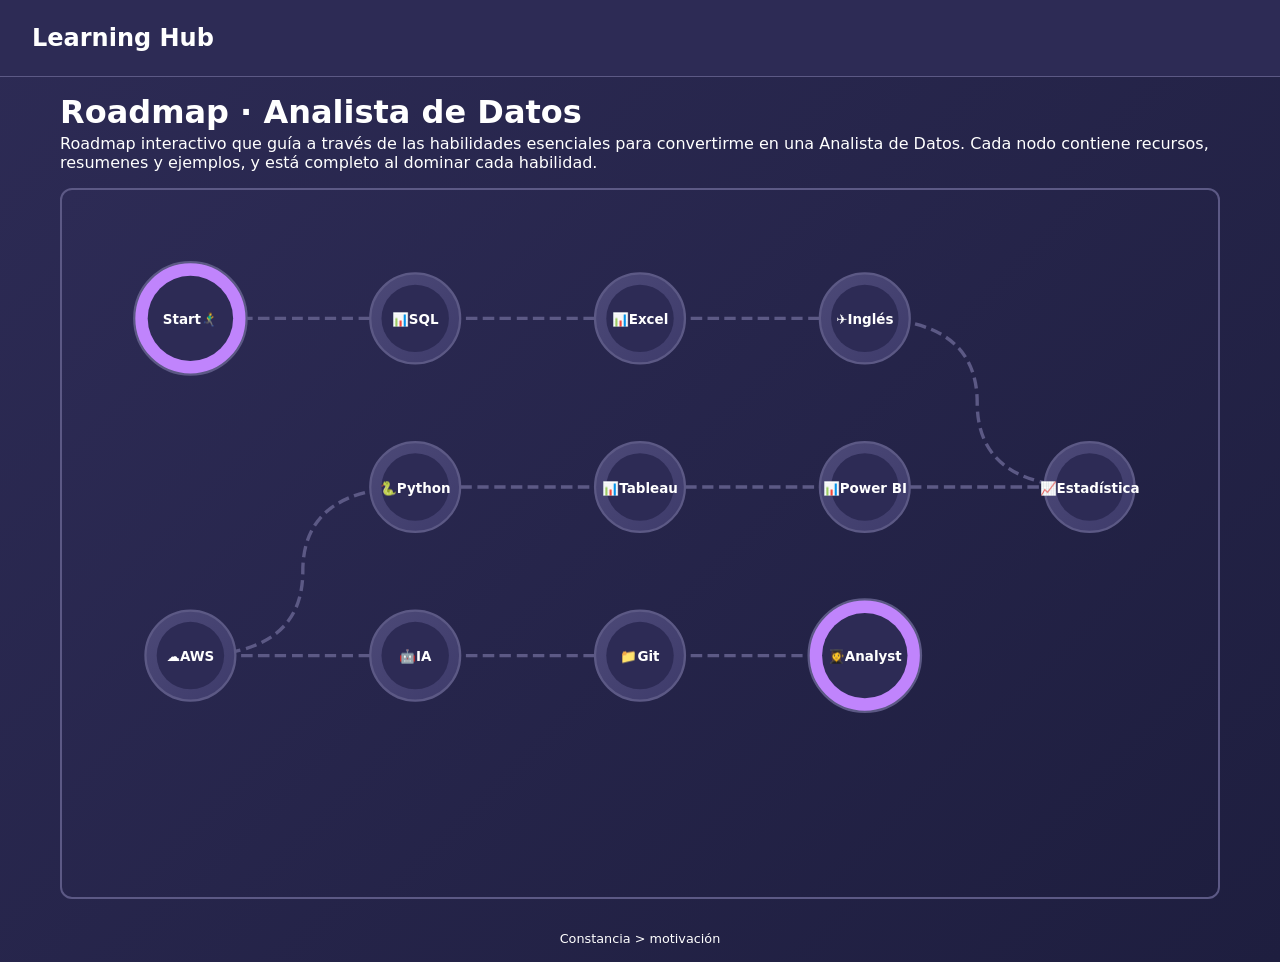
<file: index.html>
<!doctype html>
<html lang="es">
<head>
  <meta charset="utf-8" />
  <meta name="viewport" content="width=device-width, initial-scale=1" />
  <title>Roadmap · Analista de Datos</title>
  <link rel="stylesheet" href="css/base.css" />
  <link rel="stylesheet" href="css/components.css" />
  <link rel="stylesheet" href="css/layout.css" />
  <link rel="stylesheet" href="css/roadmap.css" />
</head>
<body>

<header class="nav">
  <div class="brand">Learning Hub</div>
</header>

<main class="container">

  <section class="page-title">
    <h1>Roadmap · Analista de Datos</h1>
    <p>Roadmap interactivo que guía a través de las habilidades esenciales para convertirme en una Analista de Datos. Cada nodo contiene recursos, resumenes y ejemplos, y está completo al dominar cada habilidad.</p>
  </section>

<section class="tree-container">

<svg viewBox="0 0 1000 600" class="roadmap-svg" id="roadmap-svg">
  <!-- El contenido se genera dinámicamente -->
</svg>

</section>


</main>


<footer class="footer">
  <p>Constancia &gt; motivación</p>
</footer>

<script src="js/storage.js"></script>
<script src="js/roadmap.js"></script>
<script src="js/main.js"></script>
</body>
</html>
</file>
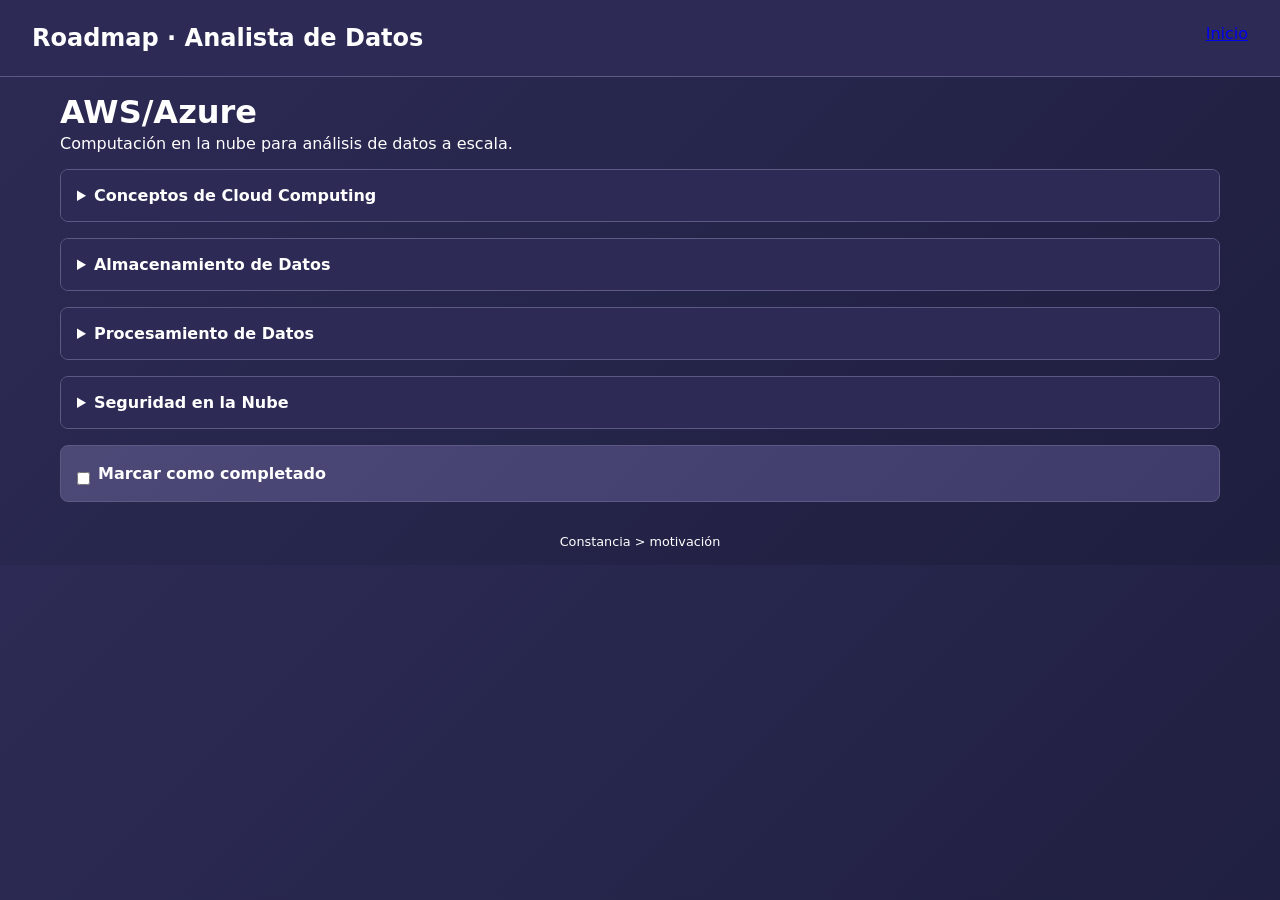
<file: pages/aws.html>
<!doctype html>
<html lang="es">
<head>
  <meta charset="utf-8" />
  <meta name="viewport" content="width=device-width, initial-scale=1" />
  <title>AWS/Azure · Roadmap Analista de Datos</title>
  <link rel="stylesheet" href="../css/base.css" />
  <link rel="stylesheet" href="../css/components.css" />
  <link rel="stylesheet" href="../css/layout.css" />
</head>

<body>

<header class="nav">
  <div class="brand">Roadmap · Analista de Datos</div>
  <nav>
    <a href="../index.html">Inicio</a>
  </nav>
</header>

<main class="container">

  <section class="page-title">
    <h1>AWS/Azure</h1>
    <p>Computación en la nube para análisis de datos a escala.</p>
  </section>

  <section class="content">
    <details>
      <summary>Conceptos de Cloud Computing</summary>
      <p>IaaS, PaaS, SaaS y sus aplicaciones en datos.</p>
    </details>

    <details>
      <summary>Almacenamiento de Datos</summary>
      <p>S3 en AWS, Blob Storage en Azure para big data.</p>
    </details>

    <details>
      <summary>Procesamiento de Datos</summary>
      <p>Lambda, Glue en AWS; Functions, Data Factory en Azure.</p>
    </details>

    <details>
      <summary>Seguridad en la Nube</summary>
      <p>Mejores prácticas para proteger datos en la nube.</p>
    </details>
  </section>

  <section class="completion">
    <label>
      <input type="checkbox" id="complete-cloud" /> Marcar como completado
    </label>
  </section>

</main>

<footer class="footer">
  <p>Constancia &gt; motivación</p>
</footer>

<script src="../js/storage.js"></script>
<script>
document.addEventListener('DOMContentLoaded', () => {
  const checkbox = document.getElementById('complete-cloud');
  const progress = getProgress();
  if (progress['cloud'] === 'done') {
    checkbox.checked = true;
  }

  checkbox.addEventListener('change', () => {
    setProgress('cloud', checkbox.checked ? 'done' : 'todo');
  });
});
</script>
</body>
</html>
</file>
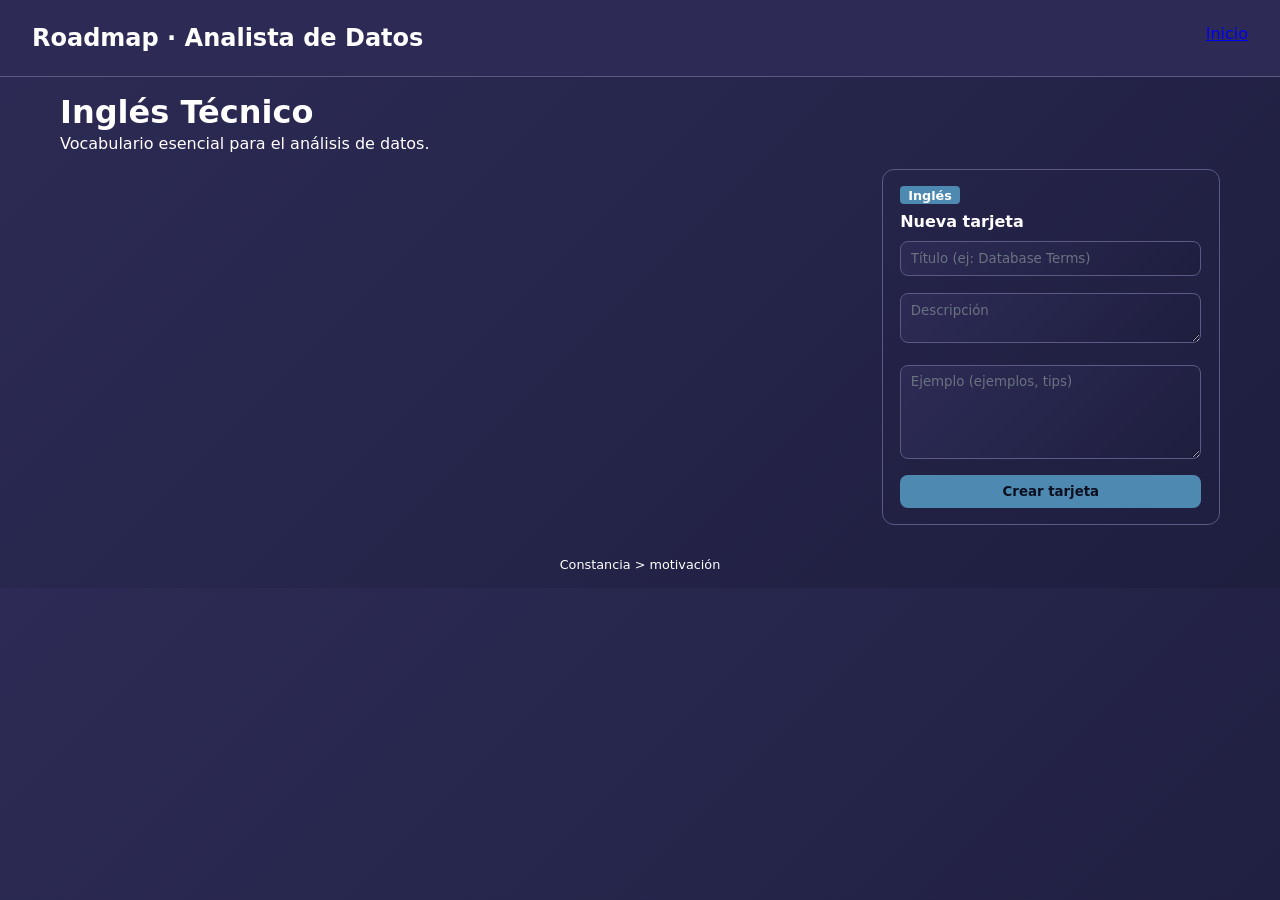
<file: pages/english.html>
<!doctype html>
<html lang="es">
<head>
  <meta charset="utf-8" />
  <meta name="viewport" content="width=device-width, initial-scale=1" />
  <title>Inglés · Roadmap Analista de Datos</title>
  <link rel="stylesheet" href="../css/base.css" />
  <link rel="stylesheet" href="../css/components.css" />
  <link rel="stylesheet" href="../css/layout.css" />
</head>

<body>

<header class="nav">
  <div class="brand">Roadmap · Analista de Datos</div>
  <nav>
    <a href="../index.html">Inicio</a>
  </nav>
</header>

<main class="container">

  <section class="page-title">
    <h1>Inglés Técnico</h1>
    <p>Vocabulario esencial para el análisis de datos.</p>
  </section>

  <section class="content-layout">
    <div class="cards-section">
      <div id="cardsContainer"></div>
    </div>
    <div class="form-section">
      <form id="cardForm" class="card" style="cursor: default;">
        <div class="card__top">
          <span class="tag tag--english">Inglés</span>
        </div>
        <h2 class="card__title">Nueva tarjeta</h2>
        <input type="text" id="title" placeholder="Título (ej: Database Terms)" required style="margin-bottom: .5rem;" />
        <textarea id="description" placeholder="Descripción" required rows="2" style="margin-bottom: .5rem;" ></textarea>
        <textarea id="content" placeholder="Ejemplo (ejemplos, tips)" required rows="5" ></textarea>
        <button class="btn btn--primary" style="margin-top: .75rem;"> Crear tarjeta </button>
      </form>
    </div>
  </section>

</main>

<footer class="footer">
  <p>Constancia &gt; motivación</p>
</footer>

<script src="../js/storage.js"></script>
<script src="../js/script-english.js"></script>
<script>
document.addEventListener('DOMContentLoaded', () => {
  const nodeId = 'ingles'; // ID del nodo

  // Inicializar progreso
  const checkbox = document.getElementById('complete-' + nodeId);
  const progress = getProgress();
  if (progress[nodeId] === 'done') {
    checkbox.checked = true;
  }

  checkbox.addEventListener('change', () => {
    setProgress(nodeId, checkbox.checked ? 'done' : 'todo');
  });
});
</script>
</body>
</html>
</file>
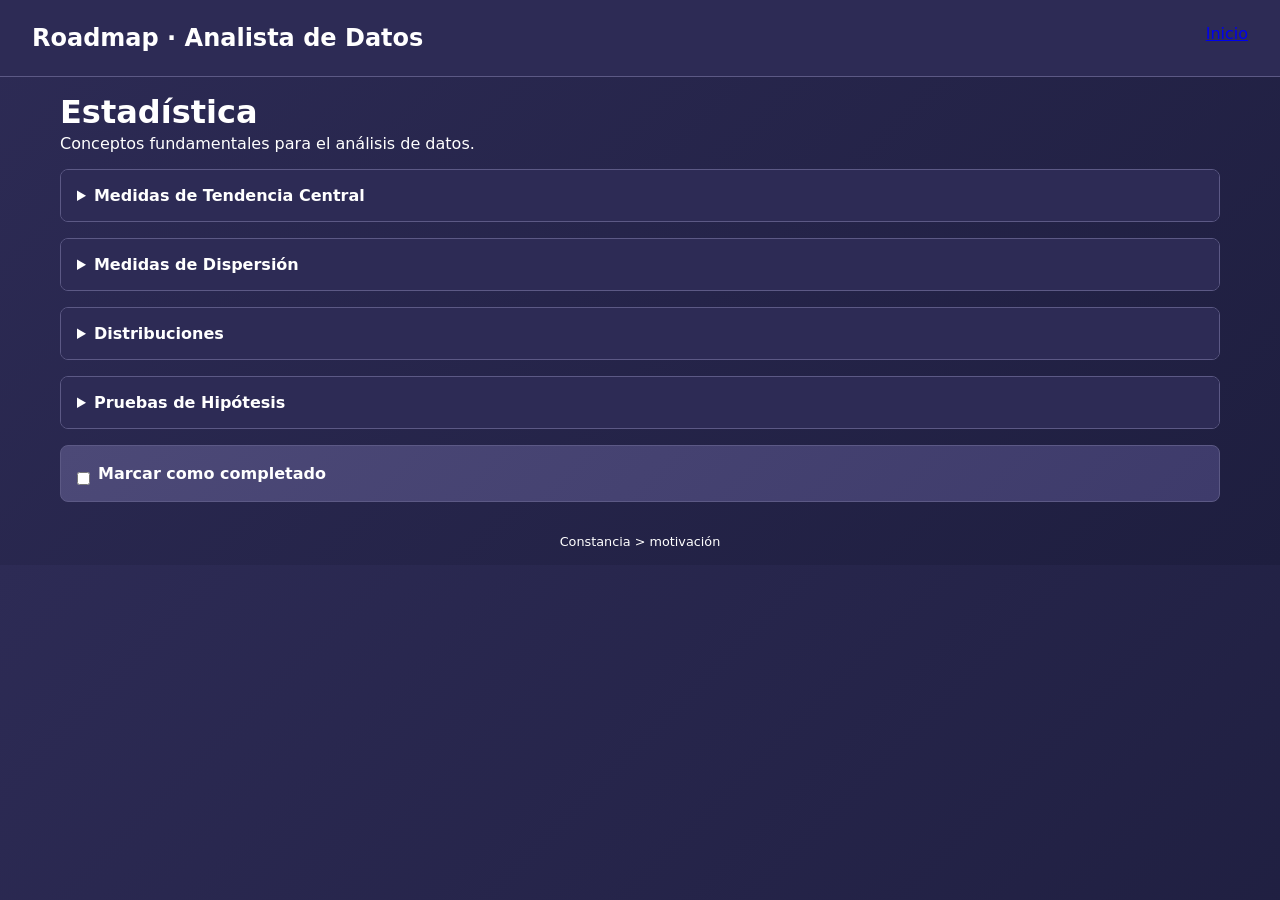
<file: pages/estadistica.html>
<!doctype html>
<html lang="es">
<head>
  <meta charset="utf-8" />
  <meta name="viewport" content="width=device-width, initial-scale=1" />
  <title>Estadística · Roadmap Analista de Datos</title>
  <link rel="stylesheet" href="../css/base.css" />
  <link rel="stylesheet" href="../css/components.css" />
  <link rel="stylesheet" href="../css/layout.css" />
</head>

<body>

<header class="nav">
  <div class="brand">Roadmap · Analista de Datos</div>
  <nav>
    <a href="../index.html">Inicio</a>
  </nav>
</header>

<main class="container">

  <section class="page-title">
    <h1>Estadística</h1>
    <p>Conceptos fundamentales para el análisis de datos.</p>
  </section>

  <section class="content">
    <details>
      <summary>Medidas de Tendencia Central</summary>
      <p>Media, Mediana, Moda.</p>
    </details>

    <details>
      <summary>Medidas de Dispersión</summary>
      <p>Varianza, Desviación Estándar, Rango.</p>
    </details>

    <details>
      <summary>Distribuciones</summary>
      <p>Normal, Binomial, Poisson.</p>
    </details>

    <details>
      <summary>Pruebas de Hipótesis</summary>
      <p>t-test, ANOVA, Chi-cuadrado.</p>
    </details>
  </section>

  <section class="completion">
    <label>
      <input type="checkbox" id="complete-estadistica" /> Marcar como completado
    </label>
  </section>

</main>

<footer class="footer">
  <p>Constancia &gt; motivación</p>
</footer>

<script src="../js/storage.js"></script>
<script>
document.addEventListener('DOMContentLoaded', () => {
  const checkbox = document.getElementById('complete-estadistica');
  const progress = getProgress();
  if (progress['estadistica'] === 'done') {
    checkbox.checked = true;
  }

  checkbox.addEventListener('change', () => {
    setProgress('estadistica', checkbox.checked ? 'done' : 'todo');
  });
});
</script>
</body>
</html>
</file>
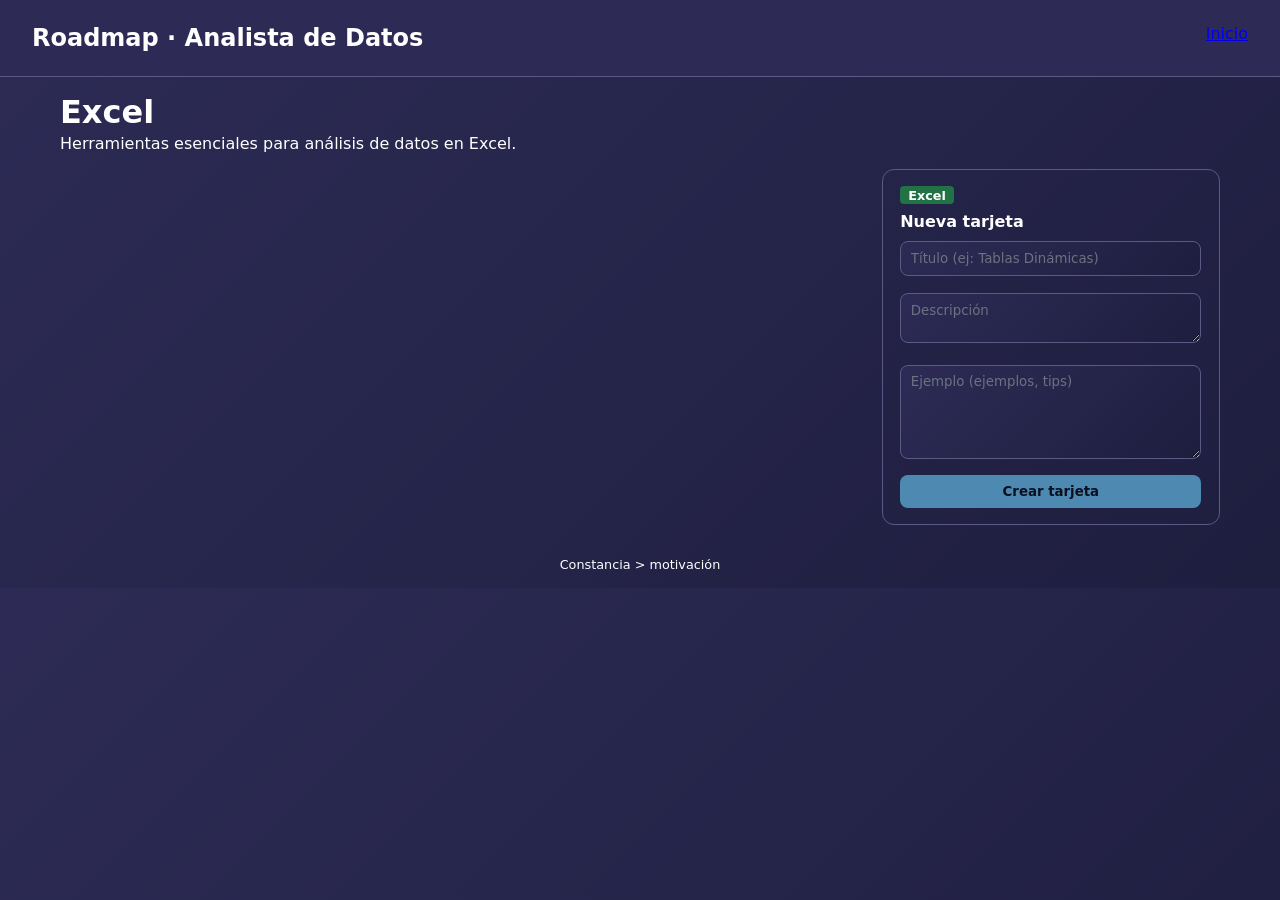
<file: pages/excel.html>
<!doctype html>
<html lang="es">
<head>
  <meta charset="utf-8" />
  <meta name="viewport" content="width=device-width, initial-scale=1" />
  <title>Excel · Roadmap Analista de Datos</title>
  <link rel="stylesheet" href="../css/base.css" />
  <link rel="stylesheet" href="../css/components.css" />
  <link rel="stylesheet" href="../css/layout.css" />
</head>

<body>

<header class="nav">
  <div class="brand">Roadmap · Analista de Datos</div>
  <nav>
    <a href="../index.html">Inicio</a>
  </nav>
</header>

<main class="container">

  <section class="page-title">
    <h1>Excel</h1>
    <p>Herramientas esenciales para análisis de datos en Excel.</p>
  </section>

  <section class="content-layout">
    <div class="cards-section">
      <div id="cardsContainer"></div>
    </div>
    <div class="form-section">
      <form id="cardForm" class="card" style="cursor: default;">
        <div class="card__top">
          <span class="tag tag--excel">Excel</span>
        </div>
        <h2 class="card__title">Nueva tarjeta</h2>
        <input type="text" id="title" placeholder="Título (ej: Tablas Dinámicas)" required style="margin-bottom: .5rem;" />
        <textarea id="description" placeholder="Descripción" required rows="2" style="margin-bottom: .5rem;" ></textarea>
        <textarea id="content" placeholder="Ejemplo (ejemplos, tips)" required rows="5" ></textarea>
        <button class="btn btn--primary" style="margin-top: .75rem;"> Crear tarjeta </button>
      </form>
    </div>
  </section>

</main>

<footer class="footer">
  <p>Constancia &gt; motivación</p>
</footer>

<script src="../js/storage.js"></script>
<script src="../js/script-excel.js"></script>
<script>
document.addEventListener('DOMContentLoaded', () => {
  const nodeId = 'excel'; // ID del nodo

  // Inicializar progreso
  const checkbox = document.getElementById('complete-' + nodeId);
  const progress = getProgress();
  if (progress[nodeId] === 'done') {
    checkbox.checked = true;
  }

  checkbox.addEventListener('change', () => {
    setProgress(nodeId, checkbox.checked ? 'done' : 'todo');
  });
});
</script>
</body>
</html>
</file>
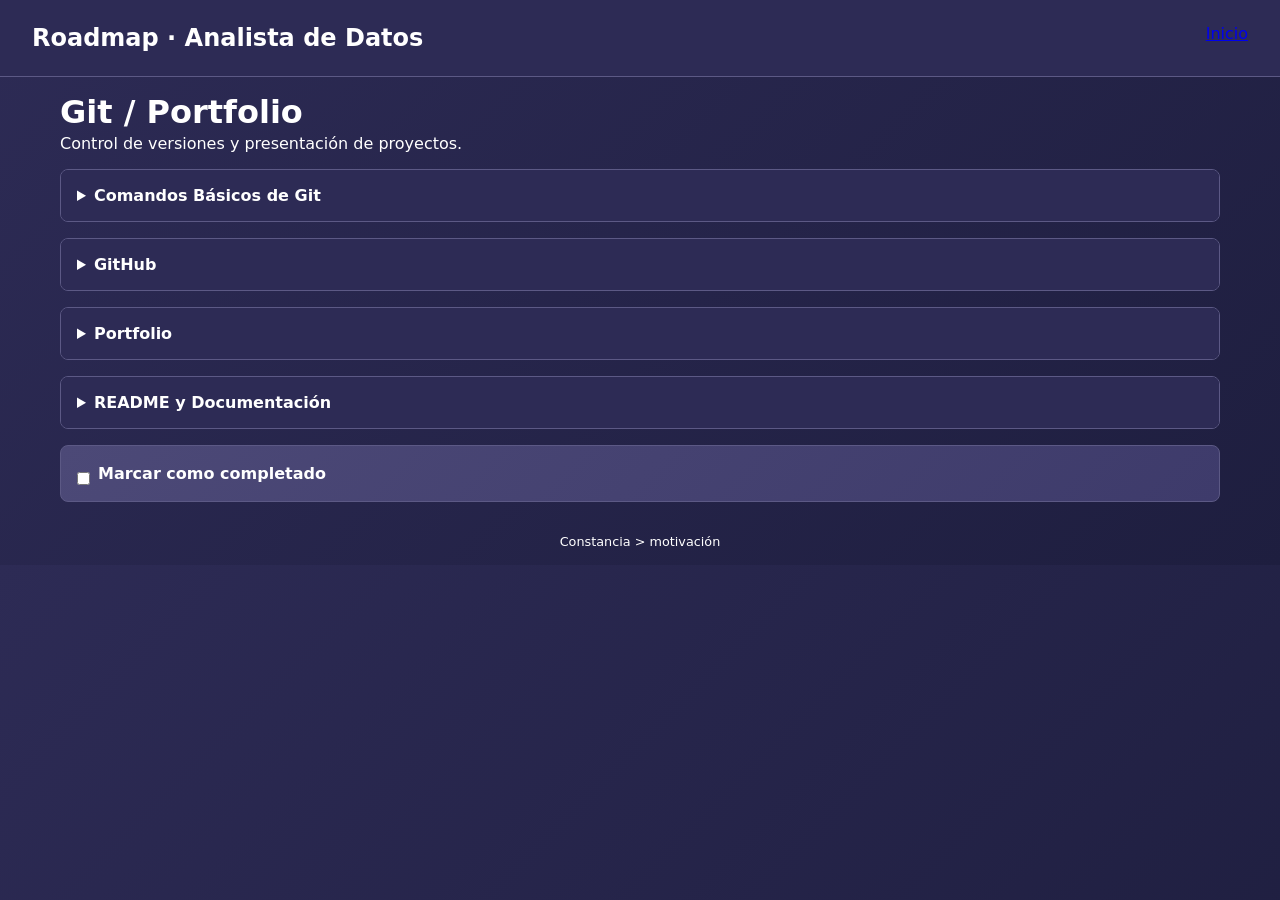
<file: pages/git.html>
<!doctype html>
<html lang="es">
<head>
  <meta charset="utf-8" />
  <meta name="viewport" content="width=device-width, initial-scale=1" />
  <title>Portafolio · Roadmap Analista de Datos</title>
  <link rel="stylesheet" href="../css/base.css" />
  <link rel="stylesheet" href="../css/components.css" />
  <link rel="stylesheet" href="../css/layout.css" />
</head>

<body>

<header class="nav">
  <div class="brand">Roadmap · Analista de Datos</div>
  <nav>
    <a href="../index.html">Inicio</a>
  </nav>
</header>

<main class="container">

  <section class="page-title">
    <h1>Git / Portfolio</h1>
    <p>Control de versiones y presentación de proyectos.</p>
  </section>

  <section class="content">
    <details>
      <summary>Comandos Básicos de Git</summary>
      <p>init, add, commit, push, pull.</p>
    </details>

    <details>
      <summary>GitHub</summary>
      <p>Repositorios, pull requests, issues.</p>
    </details>

    <details>
      <summary>Portfolio</summary>
      <p>Crear un sitio web para mostrar proyectos.</p>
    </details>

    <details>
      <summary>README y Documentación</summary>
      <p>Escribir documentación clara para proyectos.</p>
    </details>
  </section>

  <section class="completion">
    <label>
      <input type="checkbox" id="complete-portafolio" /> Marcar como completado
    </label>
  </section>

</main>

<footer class="footer">
  <p>Constancia &gt; motivación</p>
</footer>

<script src="../js/storage.js"></script>
<script>
document.addEventListener('DOMContentLoaded', () => {
  const checkbox = document.getElementById('complete-portafolio');
  const progress = getProgress();
  if (progress['portafolio'] === 'done') {
    checkbox.checked = true;
  }

  checkbox.addEventListener('change', () => {
    setProgress('portafolio', checkbox.checked ? 'done' : 'todo');
  });
});
</script>
</body>
</html>
</file>
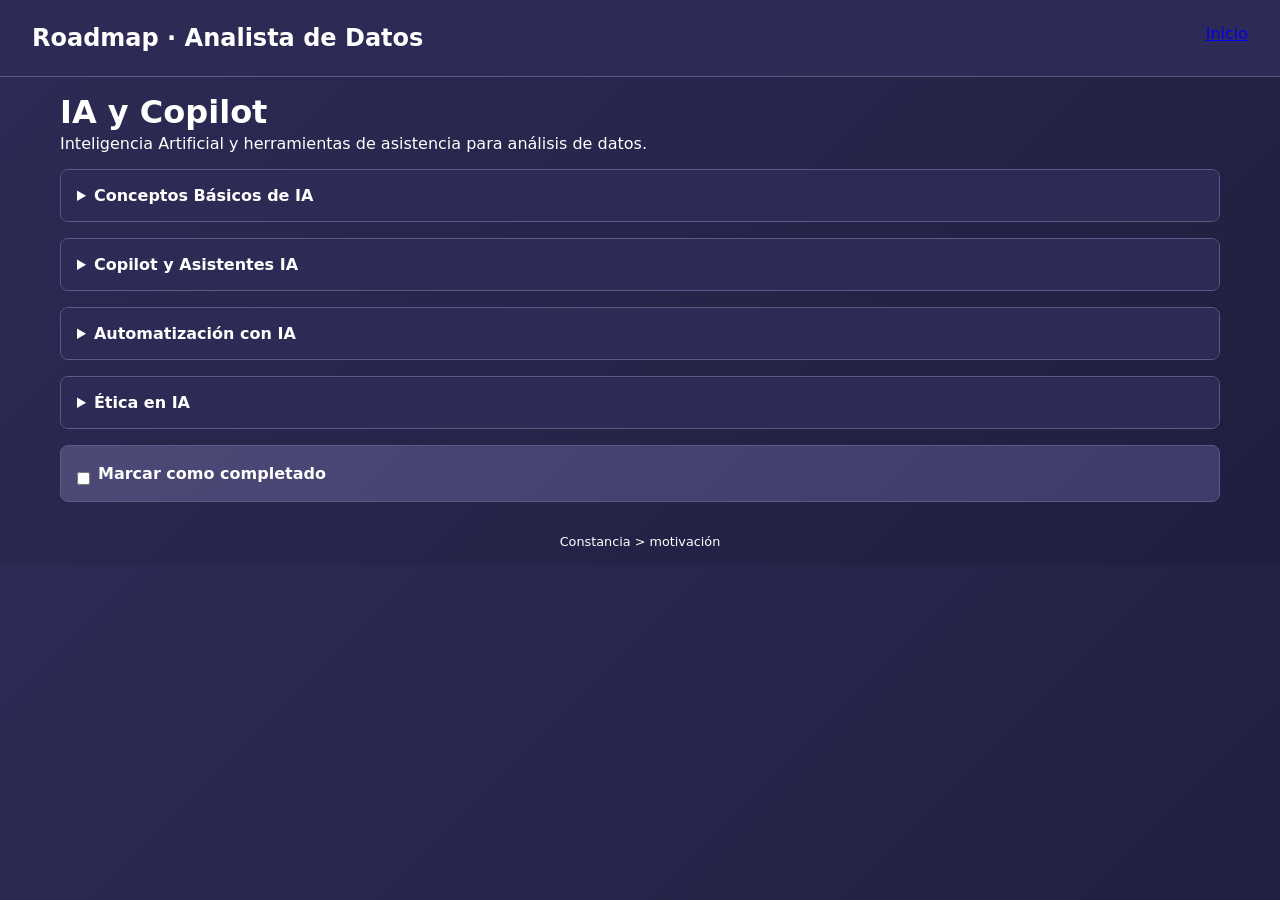
<file: pages/ia.html>
<!doctype html>
<html lang="es">
<head>
  <meta charset="utf-8" />
  <meta name="viewport" content="width=device-width, initial-scale=1" />
  <title>IA y Copilot · Roadmap Analista de Datos</title>
  <link rel="stylesheet" href="../css/base.css" />
  <link rel="stylesheet" href="../css/components.css" />
  <link rel="stylesheet" href="../css/layout.css" />
</head>

<body>

<header class="nav">
  <div class="brand">Roadmap · Analista de Datos</div>
  <nav>
    <a href="../index.html">Inicio</a>
  </nav>
</header>

<main class="container">

  <section class="page-title">
    <h1>IA y Copilot</h1>
    <p>Inteligencia Artificial y herramientas de asistencia para análisis de datos.</p>
  </section>

  <section class="content">
    <details>
      <summary>Conceptos Básicos de IA</summary>
      <p>Machine Learning, Deep Learning, y sus aplicaciones en análisis de datos.</p>
    </details>

    <details>
      <summary>Copilot y Asistentes IA</summary>
      <p>Uso de herramientas como GitHub Copilot para acelerar el desarrollo y análisis.</p>
    </details>

    <details>
      <summary>Automatización con IA</summary>
      <p>Integrar IA en pipelines de datos para tareas repetitivas.</p>
    </details>

    <details>
      <summary>Ética en IA</summary>
      <p>Consideraciones éticas al usar IA en análisis de datos.</p>
    </details>
  </section>

  <section class="completion">
    <label>
      <input type="checkbox" id="complete-ia" /> Marcar como completado
    </label>
  </section>

</main>

<footer class="footer">
  <p>Constancia &gt; motivación</p>
</footer>

<script src="../js/storage.js"></script>
<script>
document.addEventListener('DOMContentLoaded', () => {
  const checkbox = document.getElementById('complete-ia');
  const progress = getProgress();
  if (progress['ia'] === 'done') {
    checkbox.checked = true;
  }

  checkbox.addEventListener('change', () => {
    setProgress('ia', checkbox.checked ? 'done' : 'todo');
  });
});
</script>
</body>
</html>
</file>
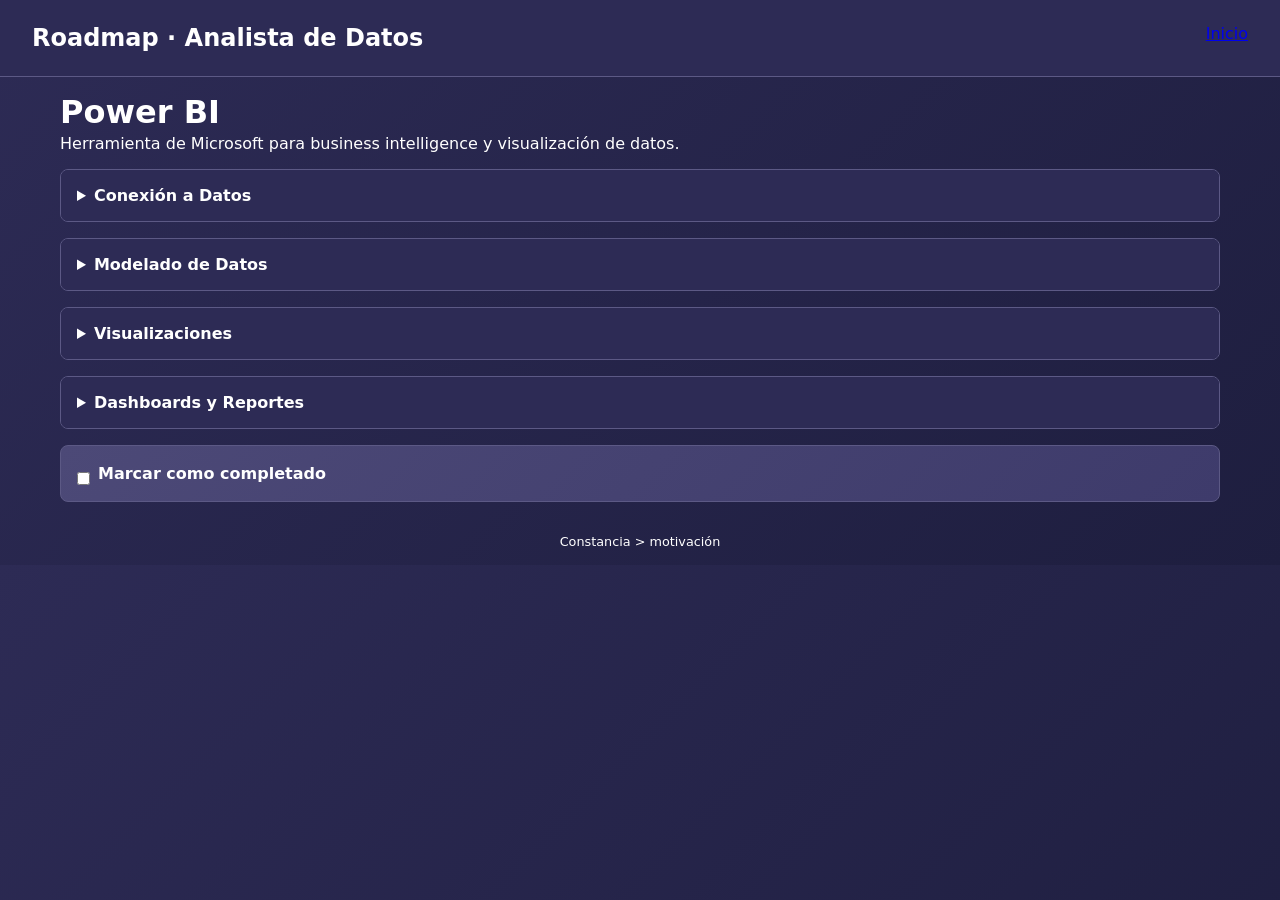
<file: pages/powerbi.html>
<!doctype html>
<html lang="es">
<head>
  <meta charset="utf-8" />
  <meta name="viewport" content="width=device-width, initial-scale=1" />
  <title>Power BI · Roadmap Analista de Datos</title>
  <link rel="stylesheet" href="../css/base.css" />
  <link rel="stylesheet" href="../css/components.css" />
  <link rel="stylesheet" href="../css/layout.css" />
</head>

<body>

<header class="nav">
  <div class="brand">Roadmap · Analista de Datos</div>
  <nav>
    <a href="../index.html">Inicio</a>
  </nav>
</header>

<main class="container">

  <section class="page-title">
    <h1>Power BI</h1>
    <p>Herramienta de Microsoft para business intelligence y visualización de datos.</p>
  </section>

  <section class="content">
    <details>
      <summary>Conexión a Datos</summary>
      <p>Importar datos desde Excel, SQL Server, web, etc.</p>
    </details>

    <details>
      <summary>Modelado de Datos</summary>
      <p>Crear relaciones, medidas DAX, columnas calculadas.</p>
    </details>

    <details>
      <summary>Visualizaciones</summary>
      <p>Gráficos, tablas, mapas, KPIs.</p>
    </details>

    <details>
      <summary>Dashboards y Reportes</summary>
      <p>Publicar en Power BI Service, compartir reportes.</p>
    </details>
  </section>

  <section class="completion">
    <label>
      <input type="checkbox" id="complete-powerbi" /> Marcar como completado
    </label>
  </section>

</main>

<footer class="footer">
  <p>Constancia &gt; motivación</p>
</footer>

<script src="../js/storage.js"></script>
<script>
document.addEventListener('DOMContentLoaded', () => {
  const checkbox = document.getElementById('complete-powerbi');
  const progress = getProgress();
  if (progress['powerbi'] === 'done') {
    checkbox.checked = true;
  }

  checkbox.addEventListener('change', () => {
    setProgress('powerbi', checkbox.checked ? 'done' : 'todo');
  });
});
</script>
</body>
</html>
</file>
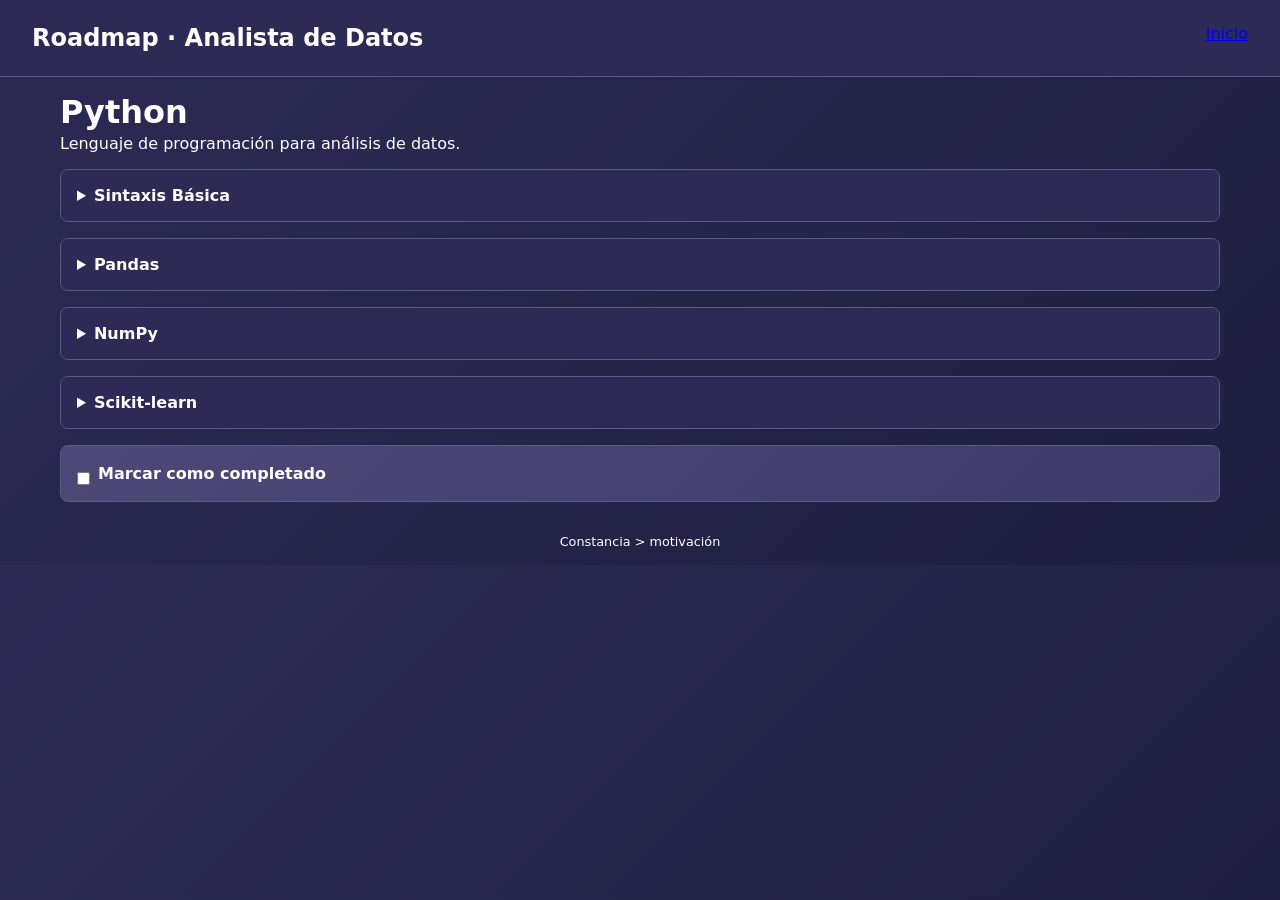
<file: pages/python.html>
<!doctype html>
<html lang="es">
<head>
  <meta charset="utf-8" />
  <meta name="viewport" content="width=device-width, initial-scale=1" />
  <title>Python · Roadmap Analista de Datos</title>
  <link rel="stylesheet" href="../css/base.css" />
  <link rel="stylesheet" href="../css/components.css" />
  <link rel="stylesheet" href="../css/layout.css" />
</head>

<body>

<header class="nav">
  <div class="brand">Roadmap · Analista de Datos</div>
  <nav>
    <a href="../index.html">Inicio</a>
  </nav>
</header>

<main class="container">

  <section class="page-title">
    <h1>Python</h1>
    <p>Lenguaje de programación para análisis de datos.</p>
  </section>

  <section class="content">
    <details>
      <summary>Sintaxis Básica</summary>
      <p>Variables, bucles, condicionales, funciones.</p>
    </details>

    <details>
      <summary>Pandas</summary>
      <p>Manipulación de datos con DataFrames.</p>
    </details>

    <details>
      <summary>NumPy</summary>
      <p>Arrays y operaciones matemáticas.</p>
    </details>

    <details>
      <summary>Scikit-learn</summary>
      <p>Machine learning básico.</p>
    </details>
  </section>

  <section class="completion">
    <label>
      <input type="checkbox" id="complete-python" /> Marcar como completado
    </label>
  </section>

</main>

<footer class="footer">
  <p>Constancia &gt; motivación</p>
</footer>

<script src="../js/storage.js"></script>
<script>
document.addEventListener('DOMContentLoaded', () => {
  const checkbox = document.getElementById('complete-python');
  const progress = getProgress();
  if (progress['python'] === 'done') {
    checkbox.checked = true;
  }

  checkbox.addEventListener('change', () => {
    setProgress('python', checkbox.checked ? 'done' : 'todo');
  });
});
</script>
</body>
</html>
</file>
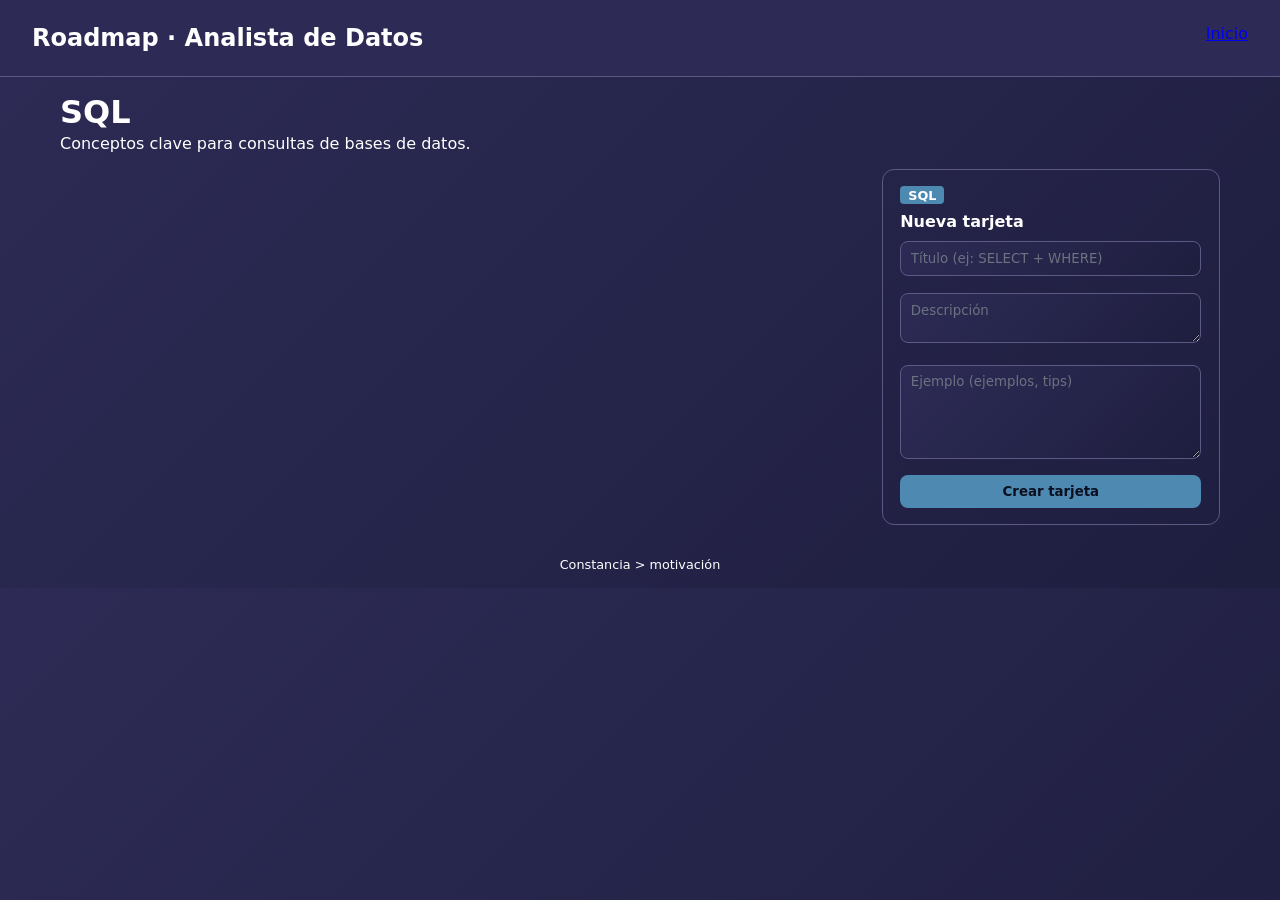
<file: pages/sql.html>
<!doctype html>
<html lang="es">
<head>
  <meta charset="utf-8" />
  <meta name="viewport" content="width=device-width, initial-scale=1" />
  <title>SQL · Roadmap Analista de Datos</title>
  <link rel="stylesheet" href="../css/base.css" />
  <link rel="stylesheet" href="../css/components.css" />
  <link rel="stylesheet" href="../css/layout.css" />
</head>

<body>

<header class="nav">
  <div class="brand">Roadmap · Analista de Datos</div>
  <nav>
    <a href="../index.html">Inicio</a>
  </nav>
</header>

<main class="container">

  <section class="page-title">
    <h1>SQL</h1>
    <p>Conceptos clave para consultas de bases de datos.</p>
  </section>

  <section class="content-layout">
    <div class="cards-section">
      <div id="cardsContainer"></div>
    </div>
    <div class="form-section">
      <form id="cardForm" class="card" style="cursor: default;">
        <div class="card__top">
          <span class="tag tag--sql">SQL</span>
        </div>
        <h2 class="card__title">Nueva tarjeta</h2>
        <input type="text" id="title" placeholder="Título (ej: SELECT + WHERE)" required style="margin-bottom: .5rem;" />
        <textarea id="description" placeholder="Descripción" required rows="2" style="margin-bottom: .5rem;" ></textarea>
        <textarea id="content" placeholder="Ejemplo (ejemplos, tips)" required rows="5" ></textarea>
        <button class="btn btn--primary" style="margin-top: .75rem;"> Crear tarjeta </button>
      </form>
    </div>
  </section>

</main>

<footer class="footer">
  <p>Constancia &gt; motivación</p>
</footer>

<script src="../js/storage.js"></script>
<script src="../js/script-sql.js"></script>
<script>
document.addEventListener('DOMContentLoaded', () => {
  const nodeId = 'sql'; // ID del nodo

  // Inicializar progreso
  const checkbox = document.getElementById('complete-' + nodeId);
  const progress = getProgress();
  if (progress[nodeId] === 'done') {
    checkbox.checked = true;
  }

  checkbox.addEventListener('change', () => {
    setProgress(nodeId, checkbox.checked ? 'done' : 'todo');
  });
});
</script>
</body>
</html>
</file>
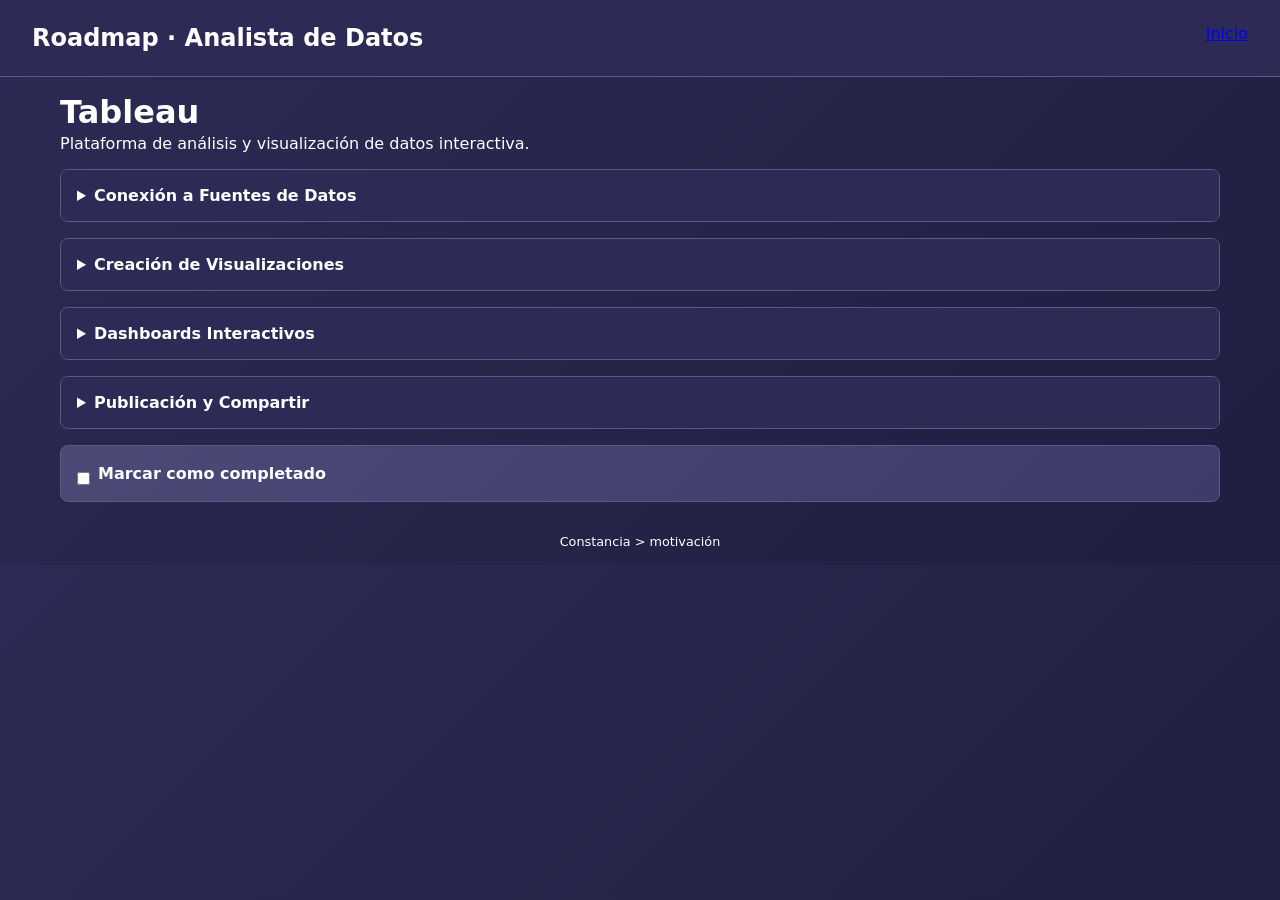
<file: pages/tableau.html>
<!doctype html>
<html lang="es">
<head>
  <meta charset="utf-8" />
  <meta name="viewport" content="width=device-width, initial-scale=1" />
  <title>Tableau · Roadmap Analista de Datos</title>
  <link rel="stylesheet" href="../css/base.css" />
  <link rel="stylesheet" href="../css/components.css" />
  <link rel="stylesheet" href="../css/layout.css" />
</head>

<body>

<header class="nav">
  <div class="brand">Roadmap · Analista de Datos</div>
  <nav>
    <a href="../index.html">Inicio</a>
  </nav>
</header>

<main class="container">

  <section class="page-title">
    <h1>Tableau</h1>
    <p>Plataforma de análisis y visualización de datos interactiva.</p>
  </section>

  <section class="content">
    <details>
      <summary>Conexión a Fuentes de Datos</summary>
      <p>Excel, bases de datos, archivos CSV, APIs.</p>
    </details>

    <details>
      <summary>Creación de Visualizaciones</summary>
      <p>Gráficos de barras, líneas, scatter plots, mapas.</p>
    </details>

    <details>
      <summary>Dashboards Interactivos</summary>
      <p>Combinar visualizaciones, filtros, parámetros.</p>
    </details>

    <details>
      <summary>Publicación y Compartir</summary>
      <p>Tableau Server, Tableau Online, Tableau Public.</p>
    </details>
  </section>

  <section class="completion">
    <label>
      <input type="checkbox" id="complete-tableau" /> Marcar como completado
    </label>
  </section>

</main>

<footer class="footer">
  <p>Constancia &gt; motivación</p>
</footer>

<script src="../js/storage.js"></script>
<script>
document.addEventListener('DOMContentLoaded', () => {
  const checkbox = document.getElementById('complete-tableau');
  const progress = getProgress();
  if (progress['tableau'] === 'done') {
    checkbox.checked = true;
  }

  checkbox.addEventListener('change', () => {
    setProgress('tableau', checkbox.checked ? 'done' : 'todo');
  });
});
</script>
</body>
</html>
</file>
<file: css/base.css>
/* ===============================
   VARIABLES GLOBALES
================================ */
:root {
  --bg-main: linear-gradient(135deg, #2d2b55, #1e1e3f); /* Gradiente púrpura oscuro */
  --bg-surface: #2d2b55; /* Púrpura oscuro */
  --bg-card: linear-gradient(135deg, #4c4977, #3e3b6b); /* Gradiente púrpura medio */

  --border: #5c5985; /* Púrpura gris */

  --text-main: #ffffff;
  --text-muted: #ffffff; /* Púrpura */

  --accent: #4e89b1; /* Amarillo */
}

/* ===============================
   RESET
================================ */
* {
  box-sizing: border-box;
  margin: 0;
  padding: 0;
  font-family: system-ui, -apple-system, BlinkMacSystemFont, sans-serif;
}

body {
  background: var(--bg-main);
  color: var(--text-main);
  position: relative;
}
</file>
<file: css/components.css>
/* ===============================
   BUTTONS
================================ */
.btn {
  margin-top: .8rem;
  width: 100%;
  padding: .55rem;
  background: var(--accent);
  color: #0b1020;
  border: none;
  border-radius: 8px;
  font-weight: 600;
  cursor: pointer;
}

.btn:hover {
  opacity: .9;
}

.btn--primary {
  background: var(--accent);
}

/* ===============================
   FORM ELEMENTS
================================ */
input,
textarea {
  width: 100%;
  margin-top: .6rem;
  padding: .55rem .6rem;
  border-radius: 8px;
  border: 1px solid var(--border);
  background: var(--bg-main);
  color: var(--text-main);
}

input::placeholder,
textarea::placeholder {
  color: #6b7280;
}

/* ===============================
   ANNOTATION FORM
================================ */
.annotation-form-container {
  margin-top: 2rem;
  padding: 1rem;
  background: var(--bg-card);
  border: 1px solid var(--border);
  border-radius: 8px;
}

.annotation-form-container h3 {
  margin-bottom: 0.5rem;
  color: var(--text-main);
}

.annotation-form {
  display: flex;
  flex-direction: column;
}

.annotation-form textarea {
  resize: vertical;
  min-height: 80px;
}

/* ===============================
   GENERIC CARD
================================ */
.card {
  background: linear-gradient(135deg, var(--bg-card), var(--accent));
  padding: 1rem 1.1rem;
  border-radius: 12px;
  border: 1px solid var(--border);
}

.card__top {
  display: flex;
  justify-content: space-between;
  align-items: center;
  margin-bottom: 0.5rem;
}

.card__title {
  font-size: 1rem;
  font-weight: 600;
  margin-bottom: 0.01rem;
}

.card__text {
  margin-bottom: 0.1rem;
  font-size: 0.9rem;
}

.card__arrow {
  font-size: 1.2rem;
}

.spacer {
  flex: 0.1;
}

.tag {
  background: var(--accent);
  color: var(--bg-main);
  padding: 0.1rem 0.5rem;
  border-radius: 4px;
  font-size: 0.8rem;
  font-weight: 600;
}

.tag--excel {
  background: #217346;
}

.details {
  margin-top: 1rem;
}

.summary {
  cursor: pointer;
  font-weight: 600;
  font-size: 0.9rem;
}

.card__actions {
  display: flex;
  gap: 0.5rem;
  margin-top: 1rem;
}

.btn--small {
  padding: 0.4rem 0.8rem;
  font-size: 0.8rem;
}

/* ===============================
   DETAILS / SUMMARY
================================ */
details {
  margin-bottom: 1rem;
  background: var(--bg-card);
  border: 1px solid var(--border);
  border-radius: 8px;
  overflow: hidden;
}

details summary {
  padding: 1rem;
  cursor: pointer;
  font-weight: 600;
  background: var(--bg-surface);
  transition: background 0.2s;
}

details summary:hover {
  background: var(--accent);
  color: var(--bg-main);
}

details p {
  padding: 1rem;
  margin: 0;
  font-size: 0.8rem;
}

/* ===============================
   COMPLETION SECTION
================================ */
.completion {
  margin-top: 1rem;
  padding: 1rem;
  background: var(--bg-card);
  border: 1px solid var(--border);
  border-radius: 8px;
}

.completion label {
  display: flex;
  align-items: center;
  cursor: pointer;
  font-weight: 600;
}

.completion input[type="checkbox"] {
  margin-right: 0.5rem;
  width: auto;
}
</file>
<file: css/layout.css>
/* ===============================
   NAV
================================ */
.nav {
  background: var(--bg-surface);
  padding: 1.5rem 2rem;
  display: flex;
  justify-content: space-between;
  border-bottom: 1px solid var(--border);
}

.brand {
  font-weight: 600;
  font-size: 1.5rem;
}

/* ===============================
   PAGE LAYOUT
================================ */
.container {
  max-width: 1200px;
  margin: 1rem auto;
  padding: 0 1.25rem;
}

.page-title {
  margin-bottom: 1rem;
}

.page-title h1 {
  font-size: 2rem;
  font-weight: 600;
  color: #ffffff;
}

.page-title p {
  color: var(--text-muted);
  margin-top: .2rem;
}

/* ===============================
   TREE CONTAINER
================================ */
.tree-container {
  border: 2px solid var(--border);
  background: var(--bg-main);
  padding: 1rem;
  border-radius: 12px;
  margin: 0.5rem 0;
}

/* ===============================
   GRID
================================ */
.grid {
  display: grid;
  grid-template-columns: repeat(auto-fill, minmax(300px, 1fr));
  gap: 1rem;
}

/* ===============================
   CONTENT LAYOUT
================================ */
.content-layout {
  display: flex;
  gap: 2rem;
  align-items: flex-start;
}

.cards-section {
  flex: 7; /* 70% */
}

.form-section {
  flex: 3; /* 30% */
}

/* ===============================
   FOOTER
================================ */
.footer {
  text-align: center;
  padding: 1rem;
  font-size: .8rem;
  color: var(--text-muted);
}
</file>
<file: css/roadmap.css>
/* ===============================
   ROADMAP CONTAINER
================================ */
.tree-container {
  display: flex;
  justify-content: center;
  padding: 1rem 1rem;
}

.roadmap-svg {
  width: 100%;
  max-width: 1200px;
  height: auto;
  
}

/* ===============================
NODE
================================ */
.node {
  cursor: pointer;
  transition: transform 0.3s ease;
  opacity: 0;
  animation: fadeIn 0.8s ease forwards;
}

.node:hover {
  transform: scale(1.1);
}

.node circle {
  transition: fill 0.3s ease, stroke 0.3s ease;
}

.node text {
  pointer-events: none;
  font-weight: 600;
}

@keyframes fadeIn {
  from {
    opacity: 0;
    transform: translateY(20px);
  }
  to {
    opacity: 1;
    transform: translateY(0);
  }
}

.node.done {
  border-left: 3px solid var(--accent);
}

.node.todo {
  opacity: .7;
  border-left: 3px solid var(--text-muted);
}

/* ===============================
   CHILDREN
================================ */
.children {
  margin-top: 1rem;
  padding-left: 1rem;
  border-left: 2px solid var(--border);
  display: flex;
  flex-direction: column;
  gap: 1rem;
  position: relative;
}

.children::before {
  content: "";
  position: absolute;
  top: 0;
  left: 0;
  width: 1rem;
  height: 2px;
  background: var(--border);
}

/* ===============================
   ANIMATION
================================ */ 
/*una animacion mas linda para los nodos*/
@keyframes fadeIn {
  from {
    opacity: 0;
    transform: translateY(20px);
  }
  to {
    opacity: 1;
    transform: translateY(0);
  }
}
</file>
